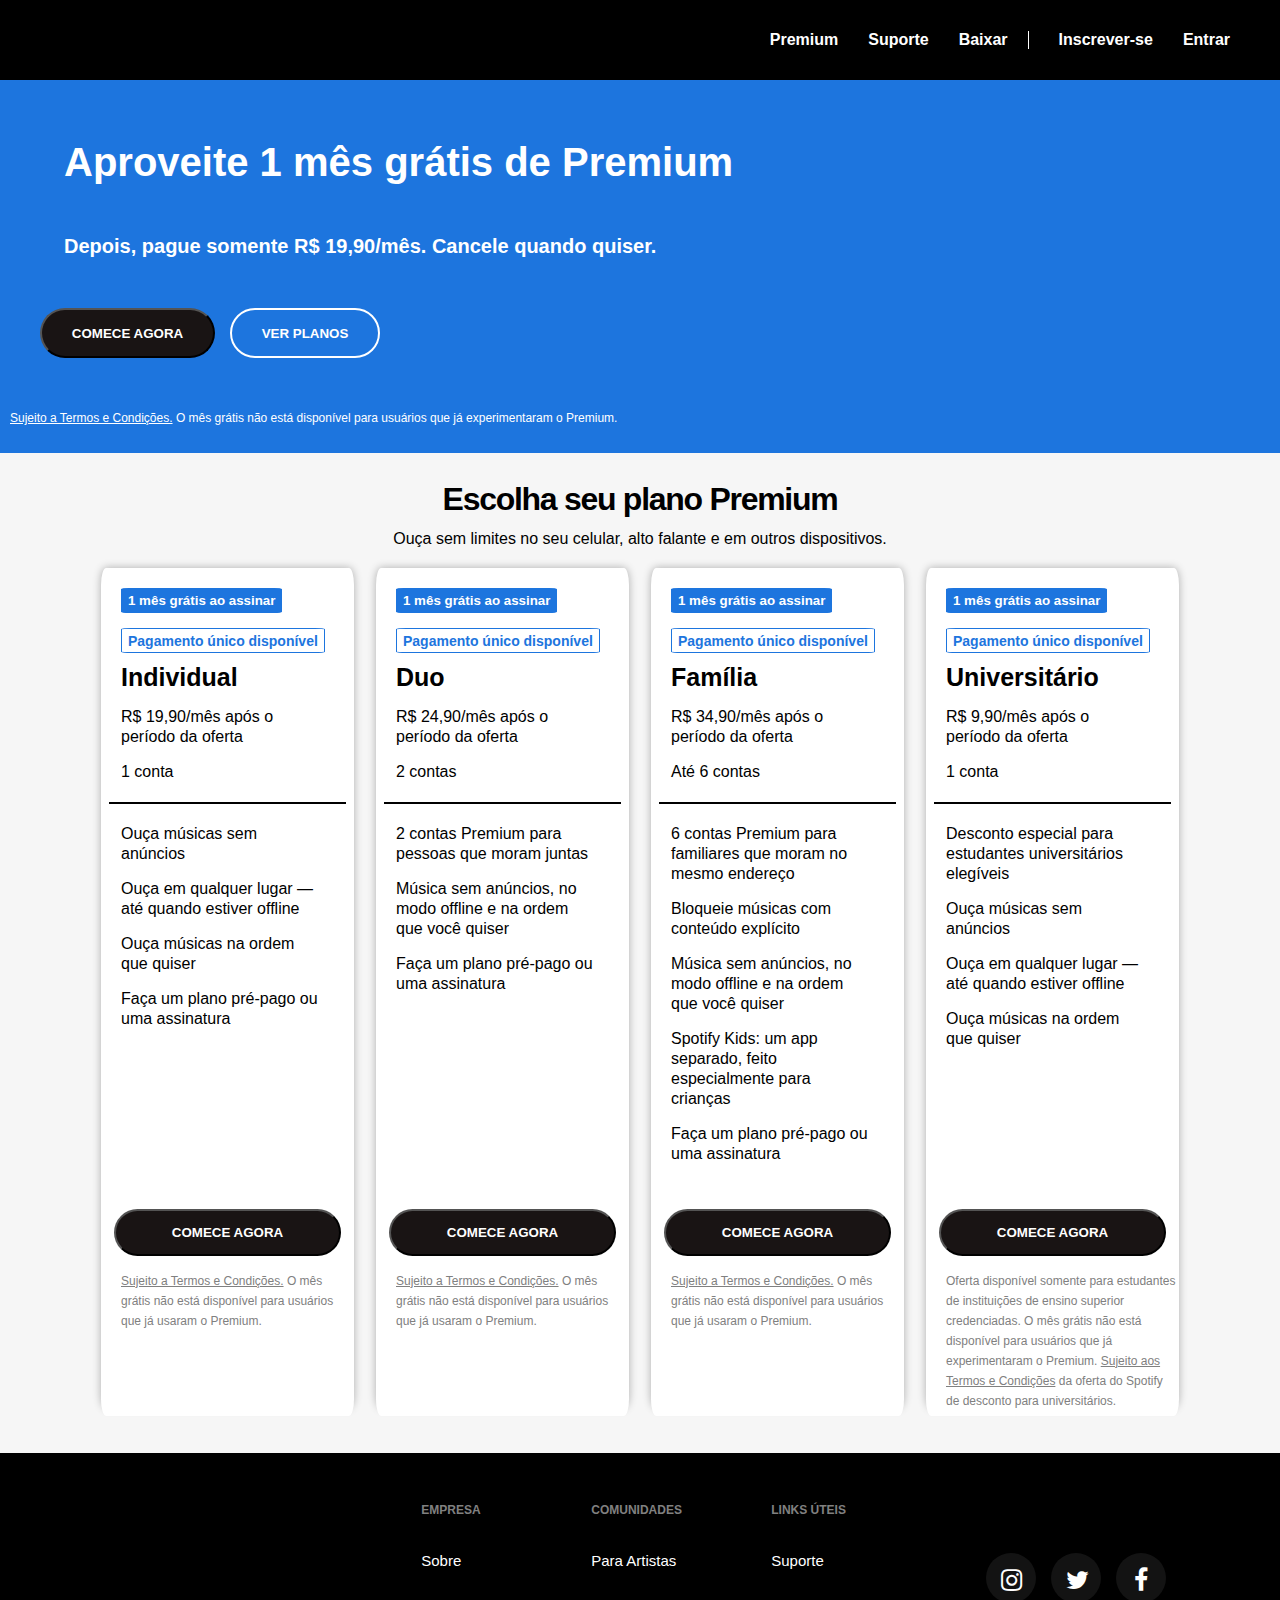
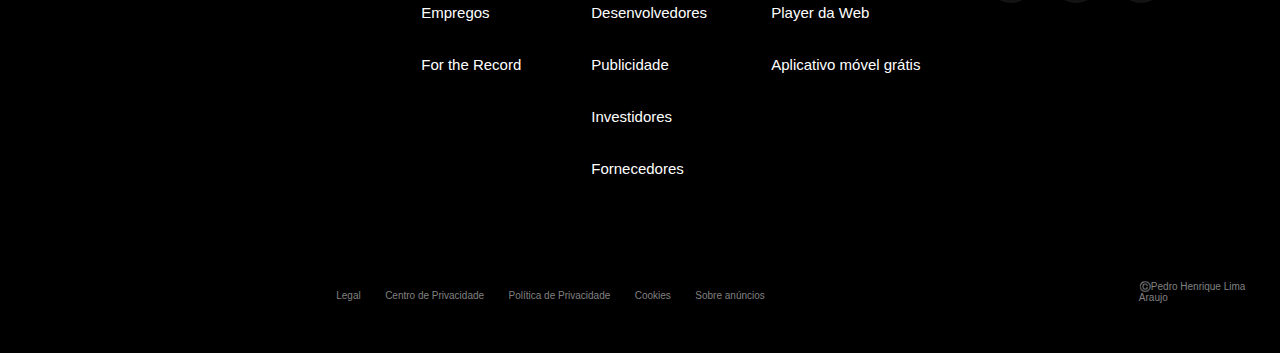
<file: projetoav02/index.html>
<!DOCTYPE html>
<html lang="en">

<head>
    <meta charset="UTF-8">
    <meta http-equiv="X-UA-Compatible" content="IE=edge">
    <meta name="viewport" content="width=device-width, initial-scale=1.0">
    <title>Projeto AV02</title>
    <link rel="stylesheet" href="app.css">
    <link rel="stylesheet" href="https://cdnjs.cloudflare.com/ajax/libs/font-awesome/4.7.0/css/font-awesome.min.css">
</head>
<header>
    <div class="container">
        <div class="spotify">
            
        </div>
        <div class="menu">
            <img src="./imagens/120px-Hamburger_icon_white.svg.png" />
        </div>

        <div class="nav">
            <a href="www.google.com">Premium</a>
            <a href="www.google.com">Suporte</a>
            <a href="www.google.com">Baixar</a>
            <a href="www.google.com">Inscrever-se</a>
            <a href="www.google.com">Entrar</a>
        </div>
    </div>
</header>


<body>
    <div class="azul">
        <h2>Aproveite 1 mês grátis de Premium</h2>
        <h3>Depois, pague somente R$ 19,90/mês. Cancele quando quiser.</h3>
        <div class="butoes">
            <div class="botaocima"><button>COMECE AGORA</button></div>
            <div class="botaobaixo"><button>VER PLANOS</button></div>
        </div>
        <div class="small"><a href="www.google.com">Sujeito a Termos e Condições.</a> O mês grátis não está disponível
            para usuários
            que já experimentaram o
            Premium.</div>
    </div>

    <div class="branco">
        <h2>Escolha seu plano Premium</h2>
        <h4>Ouça sem limites no seu celular, alto falante e em outros dispositivos.</h4>
        <section class="quadrados">
            <div class="quadrado">
                <div class="butoes1">
                    <div class="botao1"><button>1 mês grátis ao assinar</button></div>
                    <div class="botao2"><button>Pagamento único disponível</button></div>
                </div>
                <h3>Individual</h3>
                <h5>R$ 19,90/mês após o período da oferta</h4>
                    <h5>1 conta</h4>
                        <div class="linha"></div>
                        <h5>Ouça músicas sem anúncios</h5>
                        <h5>Ouça em qualquer lugar — até quando estiver offline</h5>
                        <h5>Ouça músicas na ordem que quiser</h5>
                        <h5>Faça um plano pré-pago ou uma assinatura</h5>
                        <div class="botaopreto"><button>COMECE AGORA</button></div>
                        <div class="pequeno"><a href="www.google.com">Sujeito a Termos e Condições.</a> O
                            mês grátis não está
                            disponível para usuários que
                            já
                            usaram o Premium.</div>
            </div>
            <div class="quadrado2">
                <div class="botao1"><button>1 mês grátis ao assinar</button></div>
                <div class="botao2"><button>Pagamento único disponível</button></div>
                <h3>Duo</h3>
                <h5>R$ 24,90/mês após o período da oferta</h4>
                    <h5>2 contas</h4>
                        <div class="linha"></div>
                        <h5>2 contas Premium para pessoas que moram juntas</h5>
                        <h5>Música sem anúncios, no modo offline e na ordem que você quiser</h5>
                        <h5>Faça um plano pré-pago ou uma assinatura</h5>
                        <div class="botaopreto"><button>COMECE AGORA</button></div>
                        <div class="pequeno"><a href="www.google.com">Sujeito a Termos e Condições.</a> O
                            mês grátis não está
                            disponível para usuários que
                            já
                            usaram o Premium.</div>


            </div>
            <div class="quadrado3">
                <div class="botao1"><button>1 mês grátis ao assinar</button></div>
                <div class="botao2"><button>Pagamento único disponível</button></div>
                <h3>Família</h3>
                <h5>R$ 34,90/mês após o período da oferta</h4>
                    <h5>Até 6 contas</h4>
                        <div class="linha"></div>
                        <h5>6 contas Premium para familiares que moram no mesmo endereço</h5>
                        <h5>Bloqueie músicas com conteúdo explícito</h5>
                        <h5>Música sem anúncios, no modo offline e na ordem que você quiser</h5>
                        <h5>Spotify Kids: um app separado, feito especialmente para crianças</h5>
                        <h5>Faça um plano pré-pago ou uma assinatura</h5>
                        <div class="botaopreto"><button>COMECE AGORA</button></div>
                        <div class="pequeno"><a href="www.google.com">Sujeito a Termos e Condições.</a> O
                            mês grátis não está
                            disponível para usuários que
                            já
                            usaram o Premium.</div>

            </div>
            <div class="quadrado4">
                <div class="botao1"><button>1 mês grátis ao assinar</button></div>
                <div class="botao2"><button>Pagamento único disponível</button></div>
                <h3>Universitário</h3>
                <h5>R$ 9,90/mês após o período da oferta</h4>
                    <h5>1 conta</h4>
                        <div class="linha"></div>
                        <h5>Desconto especial para estudantes universitários elegíveis</h5>
                        <h5>Ouça músicas sem anúncios</h5>
                        <h5>Ouça em qualquer lugar — até quando estiver offline</h5>
                        <h5>Ouça músicas na ordem que quiser</h5>
                        <div class="botaopreto"><button>COMECE AGORA</button></div>
                        <div class="pequeno">Oferta disponível somente para estudantes de instituições de ensino
                            superior
                            credenciadas. O mês grátis não está disponível para usuários que já experimentaram o
                            Premium. <a href="www.google.com">Sujeito aos Termos e Condições</a> da oferta do Spotify de
                            desconto
                            para universitários.</div>
            </div>
    </div>
    </section>


</body>

<footer>
    <div class="container3">
        <div class="spotifyf">
            
        </div>

        <div class="final1">
            <h6>Empresa</h6>
            <section class="anchor">
                <a href="www.google.com">Sobre</a>
                <a href="www.google.com">Empregos</a>
                <a href="www.google.com">For the Record</a>
            </section>
        </div>

        <div class="final2">
            <h6>Comunidades</h6>
            <section class="anchor">
                <a href="www.google.com">Para Artistas</a>
                <a href="www.google.com">Desenvolvedores</a>
                <a href="www.google.com">Publicidade</a>
                <a href="www.google.com">Investidores</a>
                <a href="www.google.com">Fornecedores</a>
            </section>

        </div>

        <div class="final3">
            <h6>Links Úteis</h6>
            <section class="anchor">
                <a href="www.google.com">Suporte</a>
                <a href="www.google.com">Player da Web</a>
                <a href="www.google.com">Aplicativo móvel grátis</a>
            </section>
        </div>
        <div>
            <section class="icons">
                <a href="www.instagram.com" class="fa fa-instagram"></a>
                <a href="www.twitter.com" class="fa fa-twitter"></a>
                <a href="www.facebook.com" class="fa fa-facebook"></a>
            </section>
        </div>

        <div class="container2">
            <div class="small1">
                <a href="www.google.com">Legal</a>
                <a href="www.google.com">Centro de Privacidade</a>
                <a href="www.google.com">Política de Privacidade</a>
                <a href="www.google.com">Cookies</a>
                <a href="www.google.com">Sobre anúncios</a>
            </div>


            
            <div class="copyright">
                <h5>©️Pedro Henrique Lima Araujo</h5>
            </div>
        </div>
    </div>


</footer>

</html>
</file>
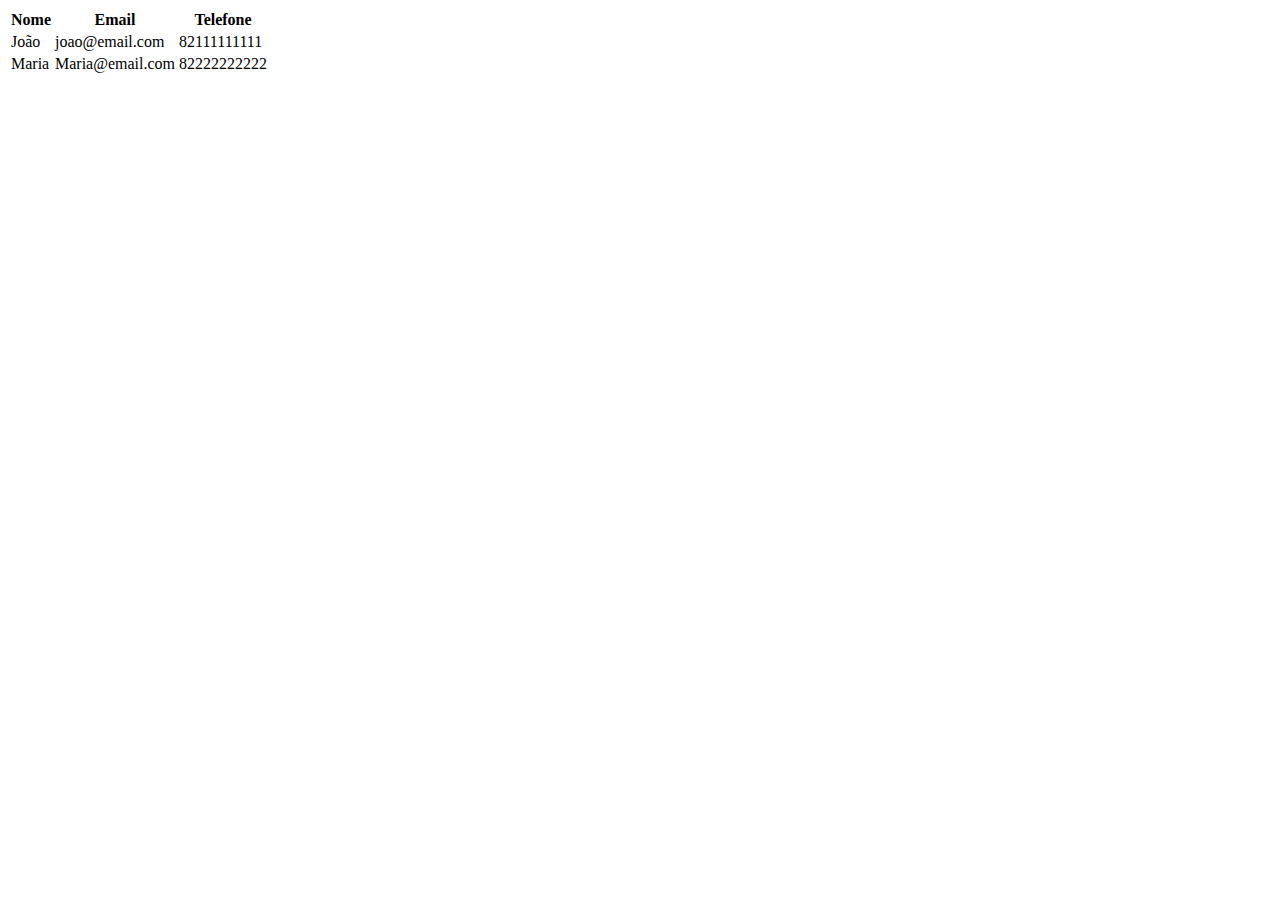
<file: provaav01/questao01.html>
<!DOCTYPE html>
<html lang="en">
<head>
    <meta charset="UTF-8">
    <meta name="viewport" content="width=device-width, initial-scale=1.0">
    <title>Questao 1</title>
</head>
<body>
    <table>
        <tr>
            <th>Nome</th>
            <th>Email</th>
            <th>Telefone</th>
        </tr>

        <tr>
            <td>João</td>
            <td>joao@email.com</td>
            <td>82111111111</td>
        </tr>

        <tr>
            <td>Maria</td>
            <td>Maria@email.com</td>
            <td>82222222222</td>
        </tr>
    </table>
</body>
</html>
</file>
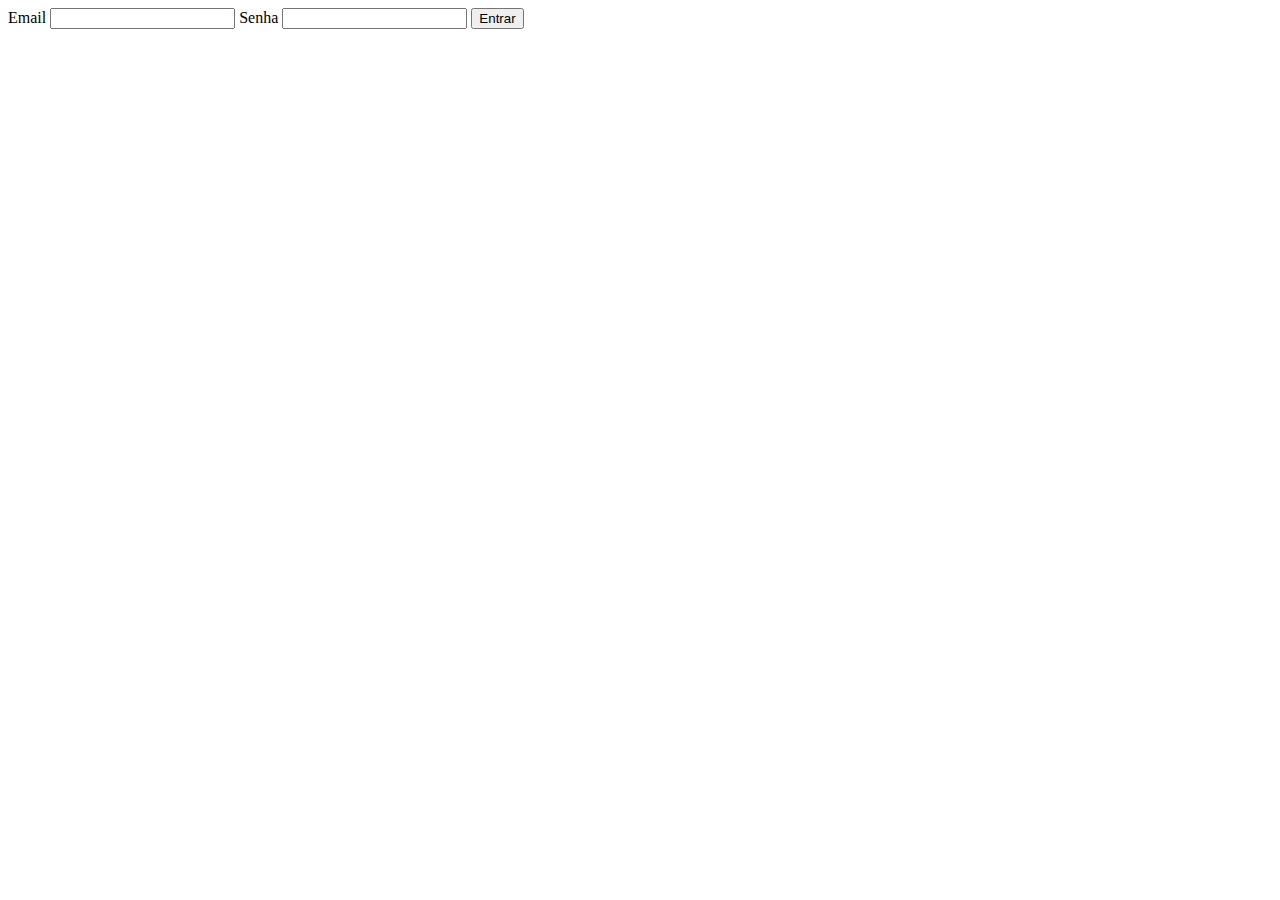
<file: provaav01/questao03.html>
<!DOCTYPE html>
<html lang="en">
<head>
    <meta charset="UTF-8">
    <meta name="viewport" content="width=device-width, initial-scale=1.0">
    <title>Questao 03</title>
</head>
<body>
    <form>
        <label for="email">Email</label>
        <input type="text" id="email" name="email">
        <label for="senha">Senha</label>
        <input type="password" id="senha" name="senha">
        <input type="submit" value="Entrar">
    </form>
</body>
</html>
</file>
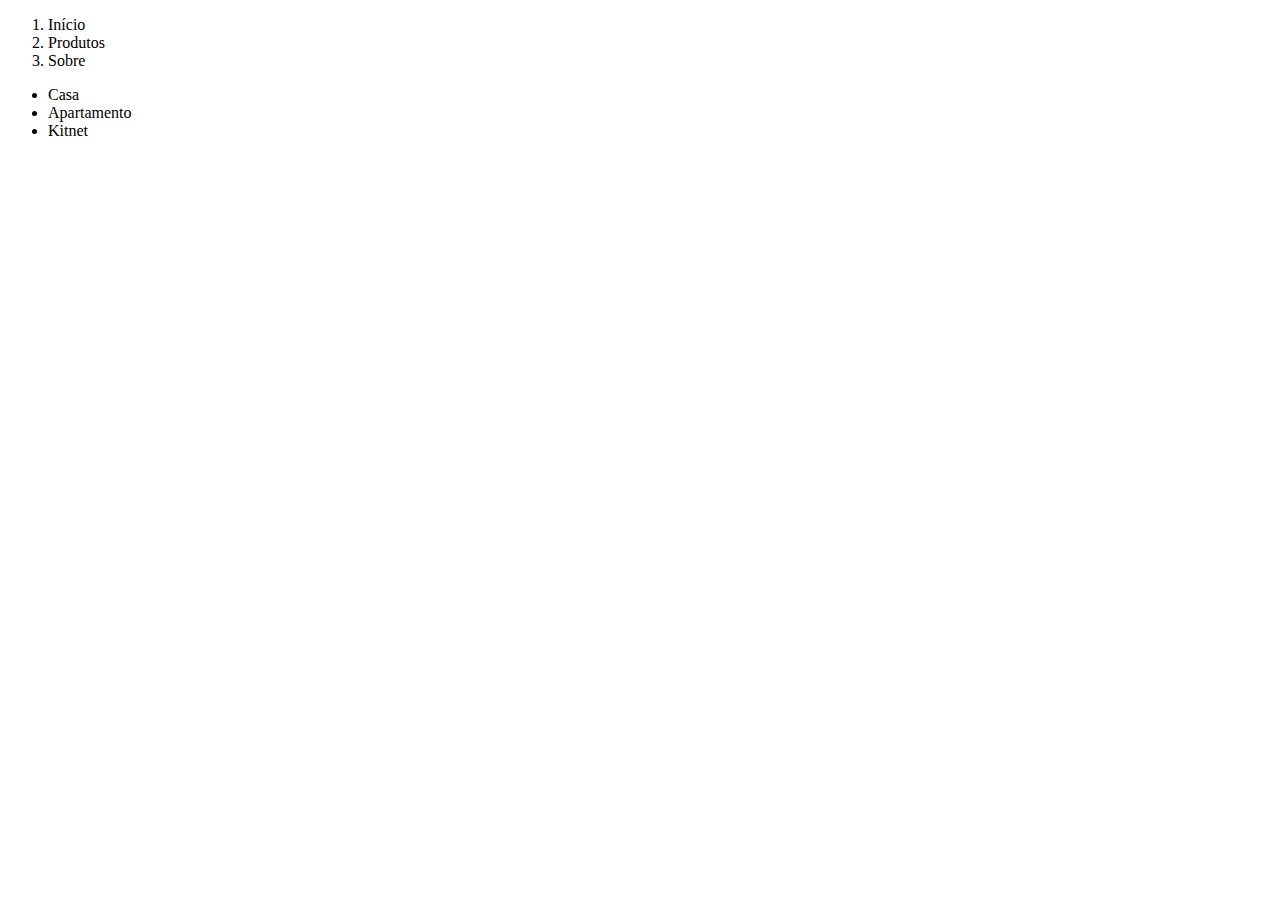
<file: provaav01/questao05.html>
<!DOCTYPE html>
<html lang="en">
<head>
    <meta charset="UTF-8">
    <meta name="viewport" content="width=device-width, initial-scale=1.0">
    <title>Questao 05</title>
</head>
<body>
    <ol>
        <li>Início</li>
        <li>Produtos</li>
        <li>Sobre</li>
    </ol>

    <ul>
        <li>Casa</li>
        <li>Apartamento</li>
        <li>Kitnet</li>
    </ul>
</body>
</html>
</file>
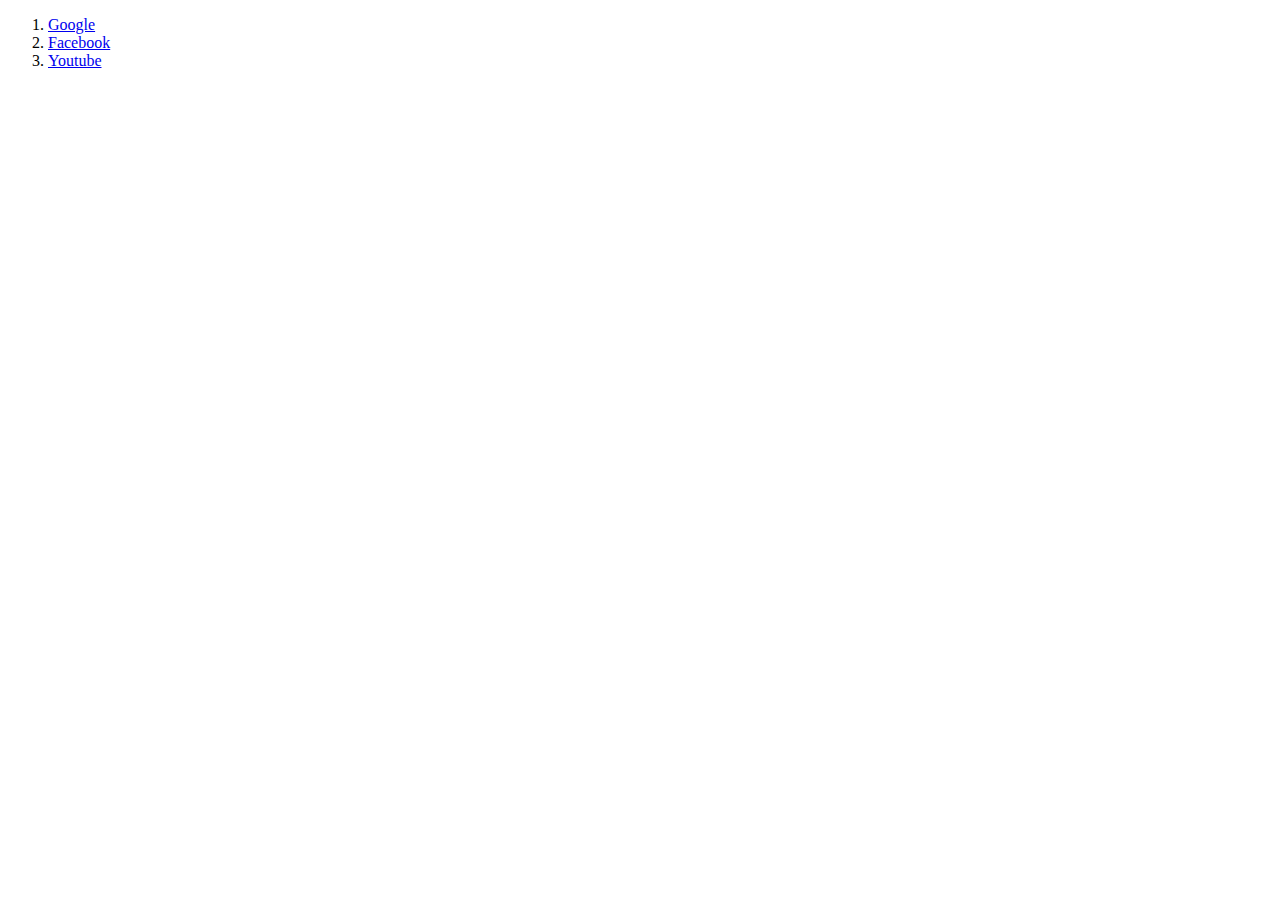
<file: revisao av01/questao12revisao.html>
<!--
    12. Cria uma lista ordenada onde cada item deve ser um link (<a>) para:
Ex:
1. Google
2. Facebook
3. Youtube (Deve abrir em uma nova página ao ser clicado)
-->

<!DOCTYPE html>
<html lang="en">

<head>
    <meta charset="UTF-8">
    <meta name="viewport" content="width=device-width, initial-scale=1.0">
    <title>Questao 12</title>
</head>

<body>
    <ol>
        <li><a href="https://www.google.com">Google</a></li>
        <li><a href="https://www.facebook.com">Facebook</a></li>
        <li><a href="https://www.youtube.com" target=" _blank">Youtube</a></li>
    </ol>
</body>

</html>
</file>
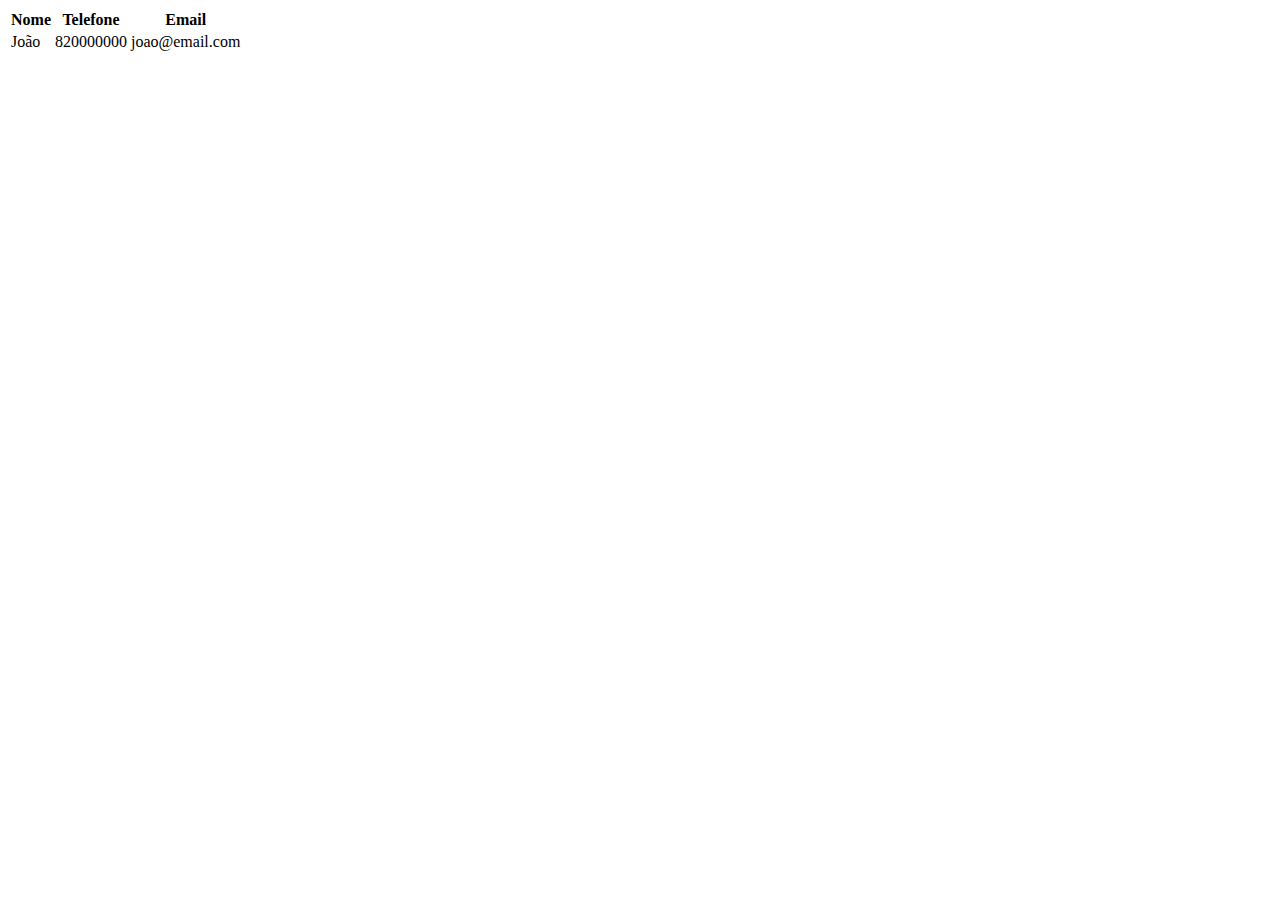
<file: revisao av01/questao5revisao.html>
<!--
    5. Crie uma tabela com 3 colunas: Nome; Telefone; Email. Adicione mais 1
linha com dados: João, 82 00000000 e joao@email.com
-->

<!DOCTYPE html>
<html lang="en">
<head>
    <meta charset="UTF-8">
    <meta name="viewport" content="width=device-width, initial-scale=1.0">
    <title>Questao 5</title>
</head>
<body>
    <table>
        <tr>
            <th>Nome</th>
            <th>Telefone</th>
            <th>Email</th>
        </tr>
        <tr>
            <td>João</td>
            <td>820000000</td>
            <td>joao@email.com</td>
        </tr>
    </table>
    
</body>
</html>
</file>
<file: projetoav02/app.css>
html,
body,
div,
span,
applet,
object,
iframe,
h1,
h2,
h3,
h4,
h5,
h6,
p,
blockquote,
pre,
a,
abbr,
acronym,
address,
big,
cite,
code,
del,
dfn,
em,
img,
ins,
kbd,
q,
s,
samp,
small,
strike,
strong,
sub,
sup,
tt,
var,
b,
u,
i,
center,
dl,
dt,
dd,
ol,
ul,
li,
fieldset,
form,
label,
legend,
table,
caption,
tbody,
tfoot,
thead,
tr,
th,
td,
article,
aside,
canvas,
details,
embed,
figure,
figcaption,
footer,
header,
hgroup,
menu,
nav,
output,
ruby,
section,
summary,
time,
mark,
audio,
video {
    margin: 0;
    padding: 0;
    border: 0;
    font-size: 100%;
    font: inherit;
    vertical-align: baseline;
}

html {
    font-family: Roboto, sans-serif;
}

body {
    font-family: Roboto, sans-serif;

}

header {
    height: 3.5em;
    width: 100%;
    background-color: black;
    justify-content: space-between;
    display: flex;
    min-height: 54px;
}

.container {
    width: 100%;
    display: flex;
    justify-content: space-between;
    margin-left: 10%;
}

.menu {
    height: 2em;
    width: 2em;
    display: flex;
    margin-right: 15px;
    margin-top: 10px;
}

.spotify {
    display: flex;
    height: 27px;
    width: 89px;
    margin-left: 10px;
    margin-top: 20px;

}

.azul {
    background-color: #1d75de;
    height: auto;
    width: 100%;

}

.azul h2 {
    color: white;
    padding-top: 1.5em;
    margin-left: 5%;
    font-size: 2em;
    font-weight: 700;

}

.azul h3 {
    color: white;
    margin-left: 5%;
    margin-top: 50px;
    font-weight: 600;
}

.azul button {
    background-color: #191414;
    color: white;
    margin-left: 5%;
    border-radius: 50px;
    width: 90%;
    height: 4em;
    font-weight: 800;
    display: inline-block;
}



.botaobaixo button {
    background-color: #1d75de;
    border: 2px solid white;
}

.botaocima button {
    margin-top: 50px;
    margin-bottom: 10px;

}

.botaocima button:hover {
    transform: scale(1.03);
    background-color: black;
    border-color: rgb(25, 20, 20);
}

.botaobaixo button:hover {
    transform: scale(1.03);
}

.small {
    color: white;
    font-size: 12px;
    margin-top: 40px;
    margin-left: 10px;
    line-height: 20px;
    padding-bottom: 25px;
}

.small a {
    color: white;
}

.branco {
    background-color: #f6f6f6;
    height: 2350px;

}

.branco h2 {
    font-weight: bold;
    font-size: 32px;
    letter-spacing: -1.28px;
    line-height: 1;
    text-align: center;
    padding-top: 30px;
}

.branco h4 {
    padding-top: 15px;
    text-align: center;

}


.quadrado {
    height: 490px;
    width: 440px;
    background-color: white;
    border-radius: 2%;
    margin: auto;
    margin-top: 80px;
    box-shadow: rgb(255 255 255) 0px 8px 0px 0px, rgb(0 0 0 / 30%) 0px 0px 8px;
}

.quadrado2 {
    height: 470px;
    width: 440px;
    background-color: white;
    margin: auto;
    margin-top: 20px;
    border-radius: 2%;
    box-shadow: rgb(255 255 255) 0px 8px 0px 0px, rgb(0 0 0 / 30%) 0px 0px 8px;
}

.quadrado3 {
    height: 560px;
    width: 440px;
    background-color: white;
    margin: auto;
    margin-top: 20px;
    border-radius: 2%;
    box-shadow: rgb(255 255 255) 0px 8px 0px 0px, rgb(0 0 0 / 30%) 0px 0px 8px;
}

.quadrado4 {
    height: 550px;
    width: 440px;
    background-color: white;
    margin: auto;
    margin-top: 20px;
    border-radius: 2%;
    box-shadow: rgb(255 255 255) 0px 8px 0px 0px, rgb(0 0 0 / 30%) 0px 0px 8px;
}

.botao1 button {
    background-color: #1d75de;
    border: 1px solid #1d75de;
    border-radius: 5%;
    color: white;
    margin-left: 20px;
    font-weight: 700;
    height: 25px;
    margin-top: 20px;
    position: relative;
}

.botao2 button {
    background-color: white;
    border: 1px solid #1d75de;
    border-radius: 5%;
    color: #1d75de;
    font-weight: 700;
    font-size: 14px;
    margin-left: 185px;
    height: 25px;
    position: relative;
    top: -25px;
}

.branco h3 {
    font-weight: 700;
    font-size: 25px;
    margin-left: 20px;
    position: relative;
    top: -15px;
}

.linha {
    width: 400px;
    background-color: black;
    height: 2px;
    margin-left: 20px;
    margin-top: 20px;
    margin-bottom: 20px;
}

.branco h5 {
    text-align: left;
    margin-left: 20px;
    line-height: 20px;
    margin-bottom: 15px;
    max-width: 350px;
}

span {
    content: "\2713";
    padding-left: 30px;

}

.botaopreto button {
    background-color: #191414;
    color: white;
    margin-left: 5%;
    border-radius: 50px;
    width: 90%;
    height: 3.5em;
    font-weight: 800;
    margin-top: 30px;
}

.botaopreto button:hover {
    transform: scale(1.03);
    background-color: black;
    border-color: rgb(25, 20, 20);
}

.pequeno {
    font-size: 12px;
    line-height: 20px;
    margin-left: 20px;
    flex-wrap: wrap;
    max-width: 400px;
    padding-top: 15px;
    color: gray;

}

.pequeno a {
    color: gray;
}

footer {
    background-color: black;
    height: 1100px;
    font-family: sans-serif;

}

.spotifyf {
    height: 1.7em;
    width: 50px;
    display: flex;
    padding-top: 50px;
    padding-left: 15px;
}

h6 {
    color: gray;
    text-transform: uppercase;
    font-weight: 700;
    font-size: 12px;
    padding-top: 50px;
    margin-left: 20px;
}

.final1 a {
    text-decoration: none;
    color: white;
    padding-top: 35px;
    padding-left: 20px;
    font-size: 15px;
    width: 150px;
}

.final1 a:hover {
    color: green;
}

.anchor {
    flex-direction: column;
    display: flex;
    justify-content: space-between;
}

.final2 a {
    text-decoration: none;
    color: white;
    padding-top: 35px;
    padding-left: 20px;
    font-size: 15px;
    width: 100px;

}

.final2 a:hover {
    color: green;
}

.final3 a {
    text-decoration: none;
    color: white;
    padding-top: 35px;
    padding-left: 20px;
    font-size: 15px;
    width: 200px;

}

.final3 a:hover {

    color: green;
}

.fa {
    padding: 10px;
    font-size: 100px;
    width: 20px;
    height: 20px;
    text-align: center;
    text-decoration: none;
    border-radius: 50%;
    background-color: rgb(19, 19, 19);
    color: white;
    margin-top: 100px;
    margin-left: 15px;
}

.fa:hover {
    color: green;
}

.icons {
    display: flex;
    flex-direction: row;
    justify-content: left;
    padding-bottom: 50px;
}

.small1 a {
    text-decoration: none;
    color: gray;
    font-size: 10px;
    margin-left: 20px;


}

.small1 {
    max-width: 1000px;
}


.small1 a:hover {
    color: green;
}

.small2 a:hover {
    color: green;
}

.copyright h5 {
    color: gray;
    font-size: 10px;
    display: flex;
    justify-content: flex-end;
    margin-right: 15px;
}



@media (min-width: 768px) {
    .azul {
        font-size: 1.25em;
    }

    .butoes {
        display: flex;
        flex-direction: row;
    }

    .botaocima button {
        width: 175px;
        height: 50px;
        margin-left: 40px;

    }

    .botaobaixo button {
        width: 150px;
        height: 50px;
        margin-top: 50px;
        margin-left: 15px;
    }



}

@media (min-width: 1200px) {
    footer {
        height: 500px;
        display: flex;
        flex-direction: row;
    }

    .small1 {
        width: 600px;
    }

    .container {
        max-width: 1170px;
    }

    .container2 {
        display: flex;
        align-items: flex-end;
        position: relative;
        right: 850px;
        max-height: 100px;
        top: 350px;


    }

    .spotifyf {
        position: relative;
        left: 100px;
        height: 40px;
        bottom: 20px;
    }



    .container3 {
        display: flex;
        max-width: 1200px;
        margin-left: 30%;
        width: 100%;
        justify-content: center;
    }

    .copyright {
        position: relative;
        left: 300px;
    }

    .final1 {
        margin-left: 20%;

    }

    .final2 {}

    .final3 {
        margin-left: 5%;

    }

    .icons {
        font-size: 25px;
    }

    .fa {
        padding: 15px;
        text-align: center;
    }


    .quadrados {
        display: flex;
        flex-direction: row;
        max-width: 1100px;
        margin: auto;

    }

    .quadrados h5 {
        max-width: 200px;
    }

    .quadrado {
        width: 253px;
        height: 800px;
        position: relative;
        top: -60px;
        padding-top: 40px;

    }

    .quadrado .botaopreto {
        position: relative;
        margin-top: 150px;
    }

    .quadrado2 {
        width: 253px;
        height: 800px;
        padding-top: 40px;
    }

    .quadrado2 .botaopreto {
        position: relative;
        margin-top: 185px;
    }

    .quadrado3 {
        width: 253px;
        height: 800px;
        padding-top: 40px;
    }

    .quadrado4 {
        width: 253px;
        height: 800px;
        padding-top: 40px;
    }

    .quadrado4 .botaopreto {
        position: relative;
        margin-top: 130px;
    }


    .linha {
        width: 237px;
        background-color: black;
        height: 2px;
        margin: auto;
        margin-top: 20px;
        margin-bottom: 20px;
    }

    .botao1 {
        position: relative;
        top: -40px;
    }

    .botao2 {
        position: relative;
        right: 165px;
        width: 400px;
    }


    .branco {
        height: 1000px;
    }

}

@media (min-width: 992px) {
    header {
        height: 80px;
    }

    .container {
        max width: 970px;
        height: 80px;
    }

    .spotify {
        height: 40px;
        width: 132px;
    }

    .menu {
        display: none;
    }

    .nav {
        display: flex;
        align-items: center;
        margin-right: 50px;


    }

    .nav a {
        margin-left: 30px;
        color: white;
        text-decoration: none;
        font-weight: 700;

    }

    .nav a:hover {
        color: green;
    }

    .nav a:nth-child(3) {
        border-right: 1px solid white;
        padding-right: 20px;
    }

}

@media (max-width: 992px) {
    .nav {
        position: fixed;
        left: -100%;
    }
}
</file>
